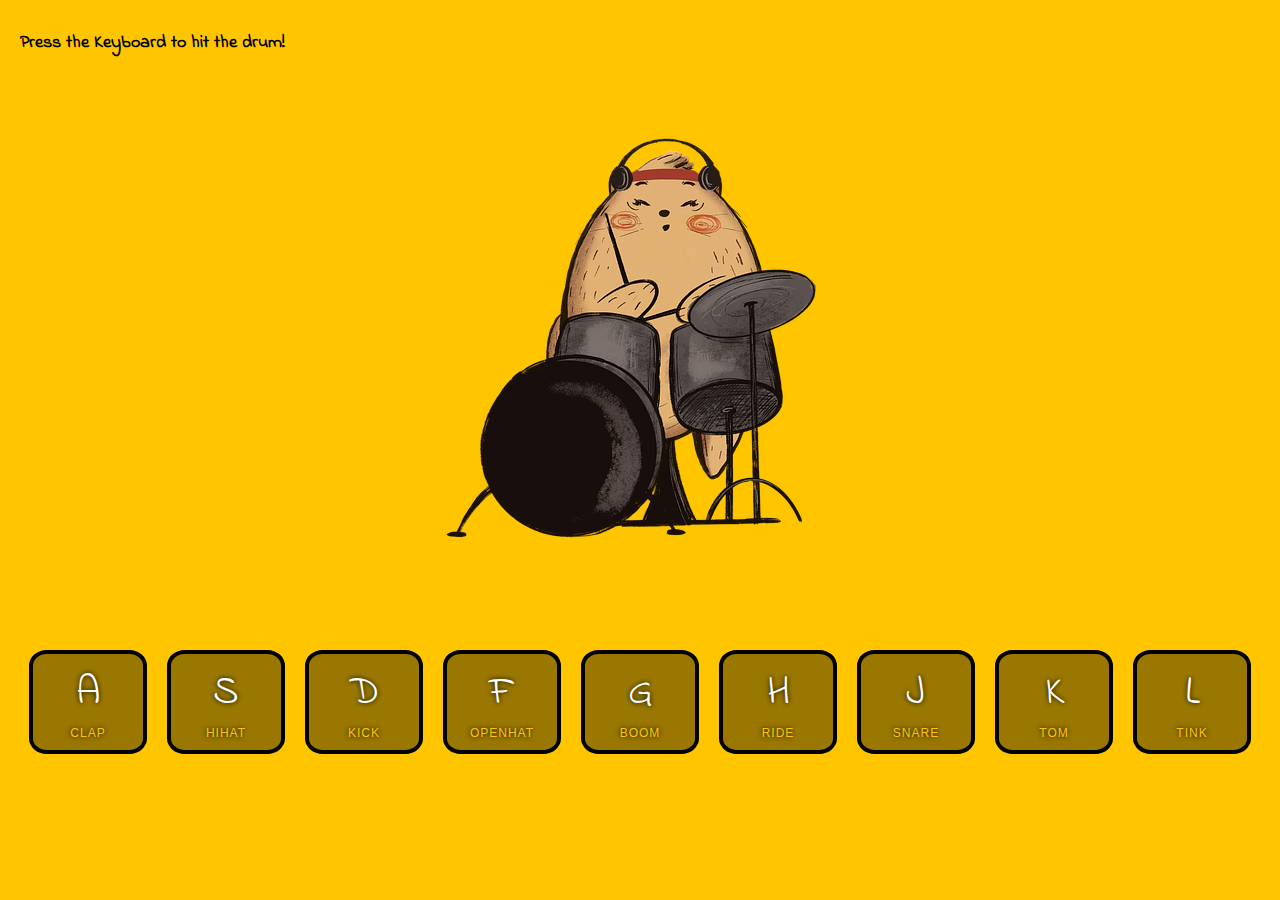
<file: index.html>
<!DOCTYPE html>
<html lang="en">
<head>
  <meta charset="UTF-8">
  <title>JS Drum Kit</title>
  <link rel="stylesheet" href="style.css">
  <link rel="preconnect" href="https://fonts.googleapis.com">
  <link rel="preconnect" href="https://fonts.gstatic.com" crossorigin>
  <link href="https://fonts.googleapis.com/css2?family=Indie+Flower&display=swap" rel="stylesheet">

  <link rel="icon" href="https://fav.farm/🥁" />
  <link rel="script" href="script.js">
</head>
<body>

<div class="container">
  <div class="tips">Press the Keyboard to hit the drum!</div>
  <img src="cat.png" alt="cat" id="cat">
  <div class="keys">
    <div data-key="65" class="key">
      <kbd>A</kbd>
      <span class="sound">clap</span>
    </div>
    <div data-key="83" class="key">
      <kbd>S</kbd>
      <span class="sound">hihat</span>
    </div>
    <div data-key="68" class="key">
      <kbd>D</kbd>
      <span class="sound">kick</span>
    </div>
    <div data-key="70" class="key">
      <kbd>F</kbd>
      <span class="sound">openhat</span>
    </div>
    <div data-key="71" class="key">
      <kbd>G</kbd>
      <span class="sound">boom</span>
    </div>
    <div data-key="72" class="key">
      <kbd>H</kbd>
      <span class="sound">ride</span>
    </div>
    <div data-key="74" class="key">
      <kbd>J</kbd>
      <span class="sound">snare</span>
    </div>
    <div data-key="75" class="key">
      <kbd>K</kbd>
      <span class="sound">tom</span>
    </div>
    <div data-key="76" class="key">
      <kbd>L</kbd>
      <span class="sound">tink</span>
    </div>
  </div>
</div>
  

  <audio data-key="65" src="sounds/clap.wav"></audio>
  <audio data-key="83" src="sounds/hihat.wav"></audio>
  <audio data-key="68" src="sounds/kick.wav"></audio>
  <audio data-key="70" src="sounds/openhat.wav"></audio>
  <audio data-key="71" src="sounds/boom.wav"></audio>
  <audio data-key="72" src="sounds/ride.wav"></audio>
  <audio data-key="74" src="sounds/snare.wav"></audio>
  <audio data-key="75" src="sounds/tom.wav"></audio>
  <audio data-key="76" src="sounds/tink.wav"></audio>


<script src="script.js">


</script>


</body>
</html>
</file>
<file: style.css>
html {
  font-size: 10px;
  background-color: #ffc600;
  background-size: cover;
}

body,html {
  margin: 0;
  padding: 0;
  font-family: sans-serif;
}

.container{
  display: flex;
  flex-direction: column;
  align-items: center;
  justify-content: start;
  min-height: 100vh;
  position: relative;
}

.tips{
  left: 20px;
  top: 30px;
  position: absolute;
  font-size: large;
  font-weight: bold;
  font-family: 'Indie Flower', cursive;
}

.cat{
  object-fit: contain;
  width: 300px;
}

.keys {
  display: flex;
  flex-wrap: wrap;
  align-items: center;
  justify-content: center;
}

.key {
  border: .4rem solid black;
  border-radius: 15%;
  margin: 1rem;
  font-size: 1.5rem;
  padding: 1rem .5rem;
  transition: all .07s ease;
  width: 10rem;
  text-align: center;
  color: white;
  background: rgba(0,0,0,0.4);
  text-shadow: 0 0 .5rem black;
}

.playing {
  transform: scale(1.1);
  border-color: #000000;
  box-shadow: 0 0 1rem #000000;
}

kbd {
  display: block;
  font-size: 4rem;
  font-family: 'Indie Flower', cursive;

}

.sound {
  font-size: 1.2rem;
  text-transform: uppercase;
  letter-spacing: .1rem;
  color: #ffc600;
}

.shake{
  animation: shake 0.1s linear;
  animation-iteration-count: infinite;
}

@keyframes shake {
  0% { transform: translate(1px, 1px) rotate(0deg); }

  20% { transform: translate(-3px, 0px) rotate(1deg); }

  40% { transform: translate(1px, -1px) rotate(1deg); }

  60% { transform: translate(-3px, 1px) rotate(0deg); }

  80% { transform: translate(-1px, -1px) rotate(1deg); }

  100% { transform: translate(1px, -2px) rotate(-1deg); }
}

/* @media screen and (min-width: 1024px) {
  .cat {
    width: 100px;
  }
} */
</file>
